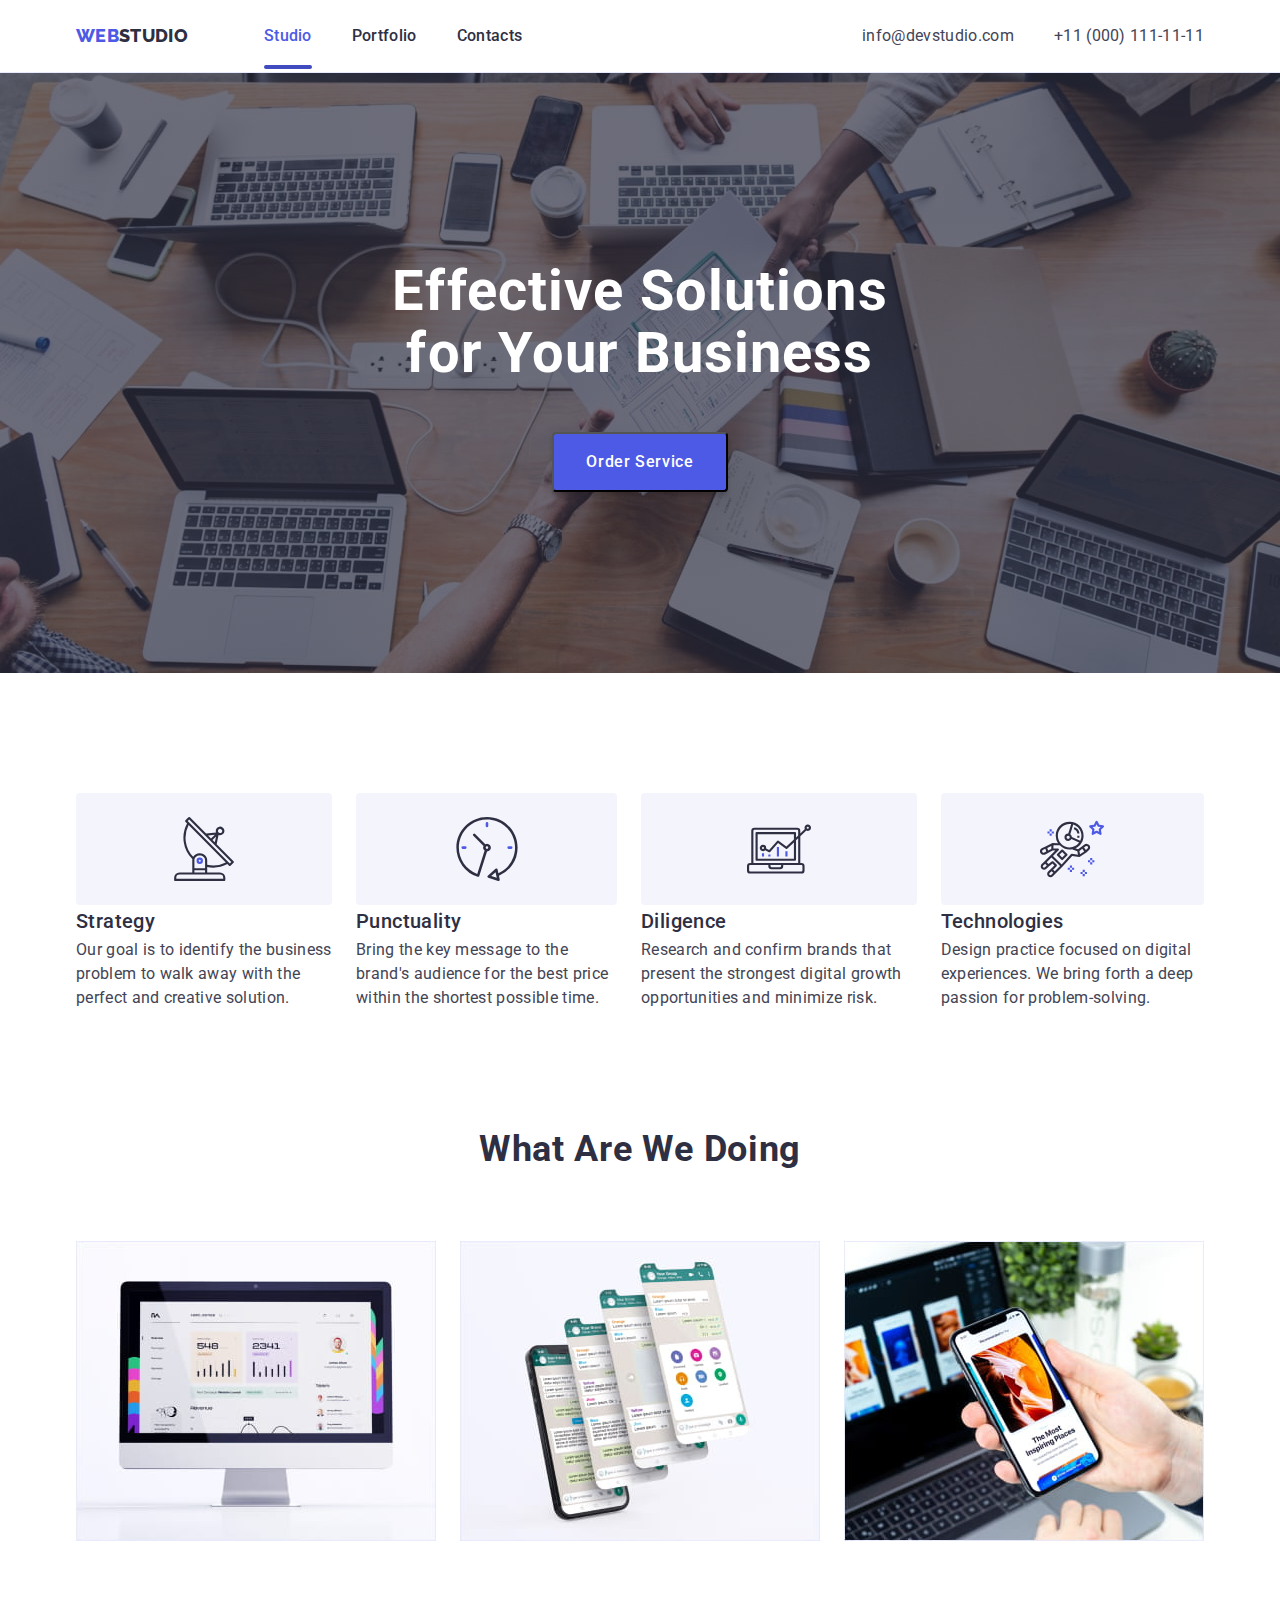
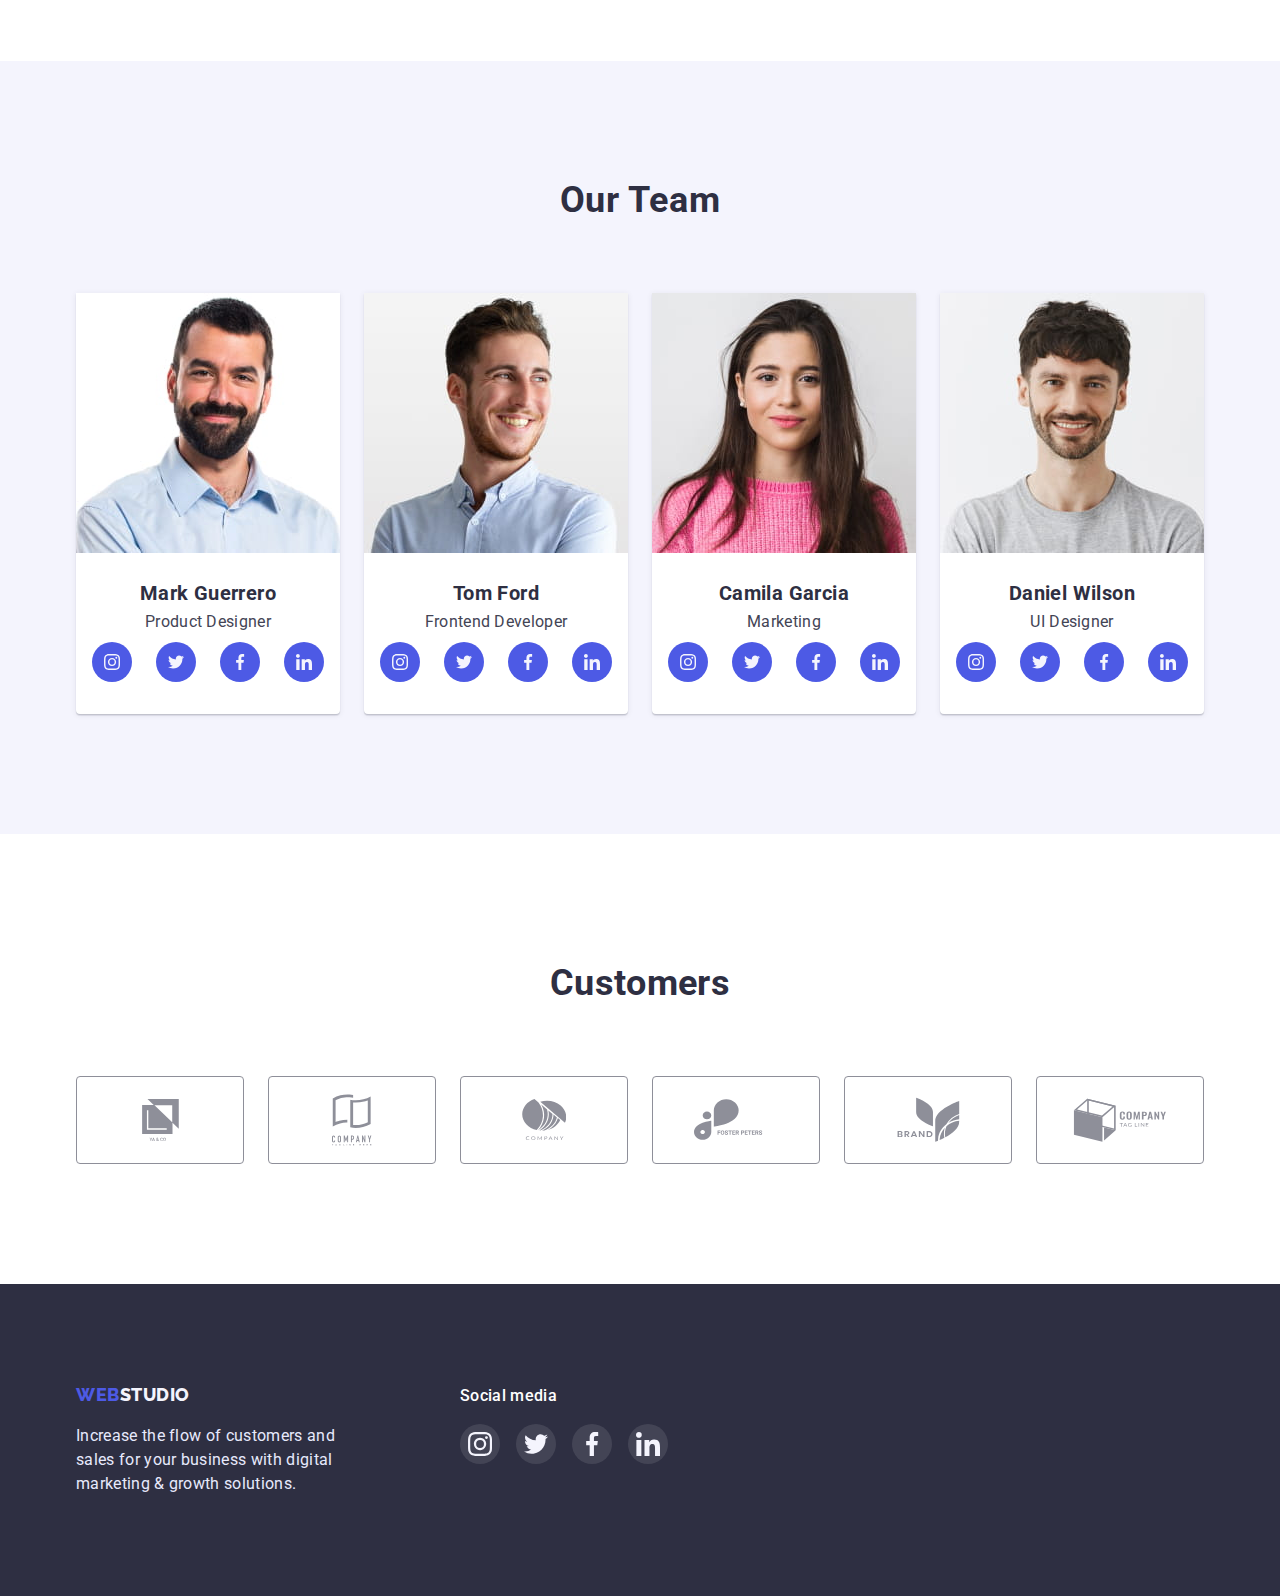
<file: index.html>
<!DOCTYPE html>
<html lang="en">
	<head>
		<meta charset="UTF-8" />
		<meta http-equiv="X-UA-Compatible" content="IE=edge" />
		<meta name="viewport" content="width=device-width, initial-scale=1.0" />
		<title>Main Page</title>
		<link rel="preconnect" href="https://fonts.googleapis.com" />
		<link rel="preconnect" href="https://fonts.gstatic.com" crossorigin />
		<link
			href="https://fonts.googleapis.com/css2?family=Raleway:wght@800&family=Roboto:wght@400;500;700;900&display=swap"
			rel="stylesheet"
		/>
		<link
			rel="stylesheet"
			href="https://cdnjs.cloudflare.com/ajax/libs/modern-normalize/1.0.0/modern-normalize.min.css"
		/>
		<link rel="stylesheet" href="./css/styles.css" />
	</head>

	<body>
		<!-- /* --------------HEADER-------------- */ -->
		<header class="header">
			<div class="container">
				<nav class="header-navigation">
					<a href="./index.html" class="heder-logo link"
						><span class="logo-one">WEB</span><span class="logo-two">STUDIO</span></a
					>
					<ul class="header-list list">
						<li class="heder-item">
							<a href="./index.html" class="header-link current link">Studio</a>
						</li>
						<li class="heder-item">
							<a href="./portfolio.html" class="header-link link">Portfolio</a>
						</li>
						<li class="heder-item">
							<a href="/" class="header-link link">Contacts</a>
						</li>
					</ul>
				</nav>
				<ul class="header-contact list">
					<li class="contact-item">
						<a href="mailto:info@devstudio.com" class="header-mail link">info@devstudio.com</a>
					</li>
					<li class="contact-item">
						<a href="tel:+110001111111" class="header-tel link">+11 (000) 111-11-11</a>
					</li>
				</ul>
			</div>
		</header>
		<main>
			<!-- /* --------------HERO-------------- */ -->
			<section class="hero">
				<div class="container">
					<h1 class="hero-title">Effective Solutions for Your Business</h1>
					<button type="button" class="hero-btn" data-modal-open>Order Service</button>
				</div>
			</section>
			<!-- /* --------------ABOUT-------------- */ -->
			<section class="section about">
				<div class="container">
					<h2 class="visually-hidden">Section</h2>
					<ul class="about-list list">
						<li class="about-item">
							<div class="about-icon">
								<svg width="64" height="64">
									<use href="./images/symbol-defs.svg#icon-antenna"></use>
								</svg>
							</div>
							<h3 class="about-title">Strategy</h3>
							<p class="about-description">
								Our goal is to identify the business problem to walk away with the perfect and creative solution.
							</p>
						</li>
						<li class="about-item">
							<div class="about-icon">
								<svg width="64" height="64">
									<use href="./images/symbol-defs.svg#icon-clock"></use>
								</svg>
							</div>
							<h3 class="about-title">Punctuality</h3>
							<p class="about-description">
								Bring the key message to the brand's audience for the best price within the shortest possible time.
							</p>
						</li>
						<li class="about-item">
							<div class="about-icon">
								<svg width="64" height="64">
									<use href="./images/symbol-defs.svg#icon-diagram"></use>
								</svg>
							</div>
							<h3 class="about-title">Diligence</h3>
							<p class="about-description">
								Research and confirm brands that present the strongest digital growth opportunities and minimize risk.
							</p>
						</li>
						<li class="about-item">
							<div class="about-icon">
								<svg width="64" height="64">
									<use href="./images/symbol-defs.svg#icon-astronaut"></use>
								</svg>
							</div>
							<h3 class="about-title">Technologies</h3>
							<p class="about-description">
								Design practice focused on digital experiences. We bring forth a deep passion for problem-solving.
							</p>
						</li>
					</ul>
				</div>
			</section>
			<!-- /* --------------WORKING-------------- */ -->
			<section class="section working">
				<div class="container">
					<h2 class="working-title">What are we doing</h2>
					<ul class="working-list list">
						<li class="working-item">
							<img src="./images/img1.jpg" alt="computer monitor" width="360" height="300" />
						</li>
						<li class="working-item">
							<img src="./images/img2.jpg" alt="smartphone" width="360" height="300" />
						</li>
						<li class="working-item">
							<img src="./images/img3.jpg" alt="smartphone" width="360" height="300" />
						</li>
					</ul>
				</div>
			</section>
			<!-- /* --------------TEAM-------------- */ -->
			<section class="section team">
				<div class="container">
					<h2 class="team-title">Our Team</h2>
					<ul class="team-list list">
						<li class="team-item">
							<img src="./images/img4.jpg" alt="Mark Guerrero" width="264" height="260" />
							<div class="team-content">
								<h3 class="team-subtitle">Mark Guerrero</h3>
								<p class="team-description">Product Designer</p>
								<ul class="team-social-list list">
									<li class="team-sicial-item">
										<a href="/" class="team-social-link link" target="_blank" rel="noopener noreferrer nofollow"
											><svg class="team-social-icon" width="16" height="16">
												<use href="./images/symbol-defs.svg#icon-instagram"></use>
											</svg>
										</a>
									</li>
									<li class="team-sicial-item">
										<a href="/" class="team-social-link link" target="_blank" rel="noopener noreferrer nofollow"
											><svg class="team-social-icon" width="16" height="16">
												<use href="./images/symbol-defs.svg#icon-twitter"></use>
											</svg>
										</a>
									</li>
									<li class="team-sicial-item">
										<a href="/" class="team-social-link link" target="_blank" rel="noopener noreferrer nofollow"
											><svg class="team-social-icon" width="16" height="16">
												<use href="./images/symbol-defs.svg#icon-facebook"></use>
											</svg>
										</a>
									</li>
									<li class="team-sicial-item">
										<a href="/" class="team-social-link link" target="_blank" rel="noopener noreferrer nofollow"
											><svg class="team-social-icon" width="16" height="16">
												<use href="./images/symbol-defs.svg#icon-linkedin"></use>
											</svg>
										</a>
									</li>
								</ul>
							</div>
						</li>
						<li class="team-item">
							<img src="./images/img5.jpg" alt="Tom Ford" width="264" height="260" />
							<div class="team-content">
								<h3 class="team-subtitle">Tom Ford</h3>
								<p class="team-description">Frontend Developer</p>
								<ul class="team-social-list list">
									<li class="team-sicial-item">
										<a href="/" class="team-social-link link" target="_blank" rel="noopener noreferrer nofollow"
											><svg class="team-social-icon" width="16" height="16">
												<use href="./images/symbol-defs.svg#icon-instagram"></use>
											</svg>
										</a>
									</li>
									<li class="team-sicial-item">
										<a href="/" class="team-social-link link" target="_blank" rel="noopener noreferrer nofollow"
											><svg class="team-social-icon" width="16" height="16">
												<use href="./images/symbol-defs.svg#icon-twitter"></use>
											</svg>
										</a>
									</li>
									<li class="team-sicial-item">
										<a href="/" class="team-social-link link" target="_blank" rel="noopener noreferrer nofollow"
											><svg class="team-social-icon" width="16" height="16">
												<use href="./images/symbol-defs.svg#icon-facebook"></use>
											</svg>
										</a>
									</li>
									<li class="team-sicial-item">
										<a href="/" class="team-social-link link" target="_blank" rel="noopener noreferrer nofollow"
											><svg class="team-social-icon" width="16" height="16">
												<use href="./images/symbol-defs.svg#icon-linkedin"></use>
											</svg>
										</a>
									</li>
								</ul>
							</div>
						</li>
						<li class="team-item">
							<img src="./images/img6.jpg" alt="Camila Garcia" width="264" height="260" />
							<div class="team-content">
								<h3 class="team-subtitle">Camila Garcia</h3>
								<p class="team-description">Marketing</p>
								<ul class="team-social-list list">
									<li class="team-sicial-item">
										<a href="/" class="team-social-link link" target="_blank" rel="noopener noreferrer nofollow"
											><svg class="team-social-icon" width="16" height="16">
												<use href="./images/symbol-defs.svg#icon-instagram"></use>
											</svg>
										</a>
									</li>
									<li class="team-sicial-item">
										<a href="/" class="team-social-link link" target="_blank" rel="noopener noreferrer nofollow"
											><svg class="team-social-icon" width="16" height="16">
												<use href="./images/symbol-defs.svg#icon-twitter"></use>
											</svg>
										</a>
									</li>
									<li class="team-sicial-item">
										<a href="/" class="team-social-link link" target="_blank" rel="noopener noreferrer nofollow"
											><svg class="team-social-icon" width="16" height="16">
												<use href="./images/symbol-defs.svg#icon-facebook"></use>
											</svg>
										</a>
									</li>
									<li class="team-sicial-item">
										<a href="/" class="team-social-link link" target="_blank" rel="noopener noreferrer nofollow"
											><svg class="team-social-icon" width="16" height="16">
												<use href="./images/symbol-defs.svg#icon-linkedin"></use>
											</svg>
										</a>
									</li>
								</ul>
							</div>
						</li>
						<li class="team-item">
							<img src="./images/img7.jpg" alt="Daniel Wilson" width="264" height="260" />
							<div class="team-content">
								<h3 class="team-subtitle">Daniel Wilson</h3>
								<p class="team-description">UI Designer</p>
								<ul class="team-social-list list">
									<li class="team-sicial-item">
										<a href="/" class="team-social-link link" target="_blank" rel="noopener noreferrer nofollow"
											><svg class="team-social-icon" width="16" height="16">
												<use href="./images/symbol-defs.svg#icon-instagram"></use>
											</svg>
										</a>
									</li>
									<li class="team-sicial-item">
										<a href="/" class="team-social-link link" target="_blank" rel="noopener noreferrer nofollow"
											><svg class="team-social-icon" width="16" height="16">
												<use href="./images/symbol-defs.svg#icon-twitter"></use>
											</svg>
										</a>
									</li>
									<li class="team-sicial-item">
										<a href="/" class="team-social-link link" target="_blank" rel="noopener noreferrer nofollow"
											><svg class="team-social-icon" width="16" height="16">
												<use href="./images/symbol-defs.svg#icon-facebook"></use>
											</svg>
										</a>
									</li>
									<li class="team-sicial-item">
										<a href="/" class="team-social-link link" target="_blank" rel="noopener noreferrer nofollow"
											><svg class="team-social-icon" width="16" height="16">
												<use href="./images/symbol-defs.svg#icon-linkedin"></use>
											</svg>
										</a>
									</li>
								</ul>
							</div>
						</li>
					</ul>
				</div>
			</section>
			<!-------------company-------------->
			<section class="section company">
				<div class="container">
					<h2 class="company-title title">Customers</h2>
					<ul class="company-list list">
						<li class="company-item">
							<a href="/" class="company-link link" target="_blank" rel="noopener noreferrer nofollow"
								><svg class="company-icon" width="41" height="42">
									<use href="./images/symbol-defs.svg#icon-group"></use>
								</svg>
							</a>
						</li>
						<li class="company-item">
							<a href="/" class="company-link link" target="_blank" rel="noopener noreferrer nofollow"
								><svg class="company-icon" width="40" height="52">
									<use href="./images/symbol-defs.svg#icon-group1"></use>
								</svg>
							</a>
						</li>
						<li class="company-item">
							<a href="/" class="company-link link" target="_blank" rel="noopener noreferrer nofollow"
								><svg class="company-icon" width="44" height="41">
									<use href="./images/symbol-defs.svg#icon-group2"></use>
								</svg>
							</a>
						</li>
						<li class="company-item">
							<a href="/" class="company-link link" target="_blank" rel="noopener noreferrer nofollow"
								><svg class="company-icon" width="84" height="41">
									<use href="./images/symbol-defs.svg#icon-group3"></use>
								</svg>
							</a>
						</li>
						<li class="company-item">
							<a href="/" class="company-link link" target="_blank" rel="noopener noreferrer nofollow"
								><svg class="company-icon" width="63" height="45">
									<use href="./images/symbol-defs.svg#icon-group4"></use>
								</svg>
							</a>
						</li>
						<li class="company-item">
							<a href="/" class="company-link link" target="_blank" rel="noopener noreferrer nofollow"
								><svg class="company-icon" width="94" height="44">
									<use href="./images/symbol-defs.svg#icon-group5"></use>
								</svg>
							</a>
						</li>
					</ul>
				</div>
			</section>
		</main>
		<!-- /* --------------FOOTER-------------- */ -->
		<footer class="footer">
			<div class="container">
				<div>
					<a href="./index.html" class="footer-logo link"
						><span class="one">WEB</span><span class="two">STUDIO</span></a
					>
					<p class="footer-description">
						Increase the flow of customers and sales for your business with digital marketing & growth solutions.
					</p>
				</div>
				<div>
					<h2 class="footer-title">Social media</h2>
					<ul class="footer-social-list list">
						<li class="footer-sicial-item">
							<a href="/" class="footer-social-link link" target="_blank" rel="noopener noreferrer nofollow"
								><svg class="footer-social-icon" width="24" height="24">
									<use href="./images/symbol-defs.svg#icon-instagram"></use>
								</svg>
							</a>
						</li>
						<li class="footer-sicial-item">
							<a href="/" class="footer-social-link link" target="_blank" rel="noopener noreferrer nofollow"
								><svg class="footer-social-icon" width="24" height="24">
									<use href="./images/symbol-defs.svg#icon-twitter"></use>
								</svg>
							</a>
						</li>
						<li class="footer-sicial-item">
							<a href="/" class="footer-social-link link" target="_blank" rel="noopener noreferrer nofollow"
								><svg class="footer-social-icon" width="24" height="24">
									<use href="./images/symbol-defs.svg#icon-facebook"></use>
								</svg>
							</a>
						</li>
						<li class="footer-sicial-item">
							<a href="/" class="footer-social-link link" target="_blank" rel="noopener noreferrer nofollow"
								><svg class="footer-social-icon" width="24" height="24">
									<use href="./images/symbol-defs.svg#icon-linkedin"></use>
								</svg>
							</a>
						</li>
					</ul>
				</div>
			</div>
		</footer>
		<!-- --------------Modal--------------- -->
		<div class="backdrop is-hidden" data-modal>
			<div class="modal">
				<button class="btn-icon" data-modal-close>
					<svg class="modal-icon" width="8" height="8">
						<use href="./images/symbol-defs.svg#icon-close"></use>
					</svg>
				</button>
			</div>
		</div>

		<script src="./js/modal.js"></script>
	</body>
</html>
</file>
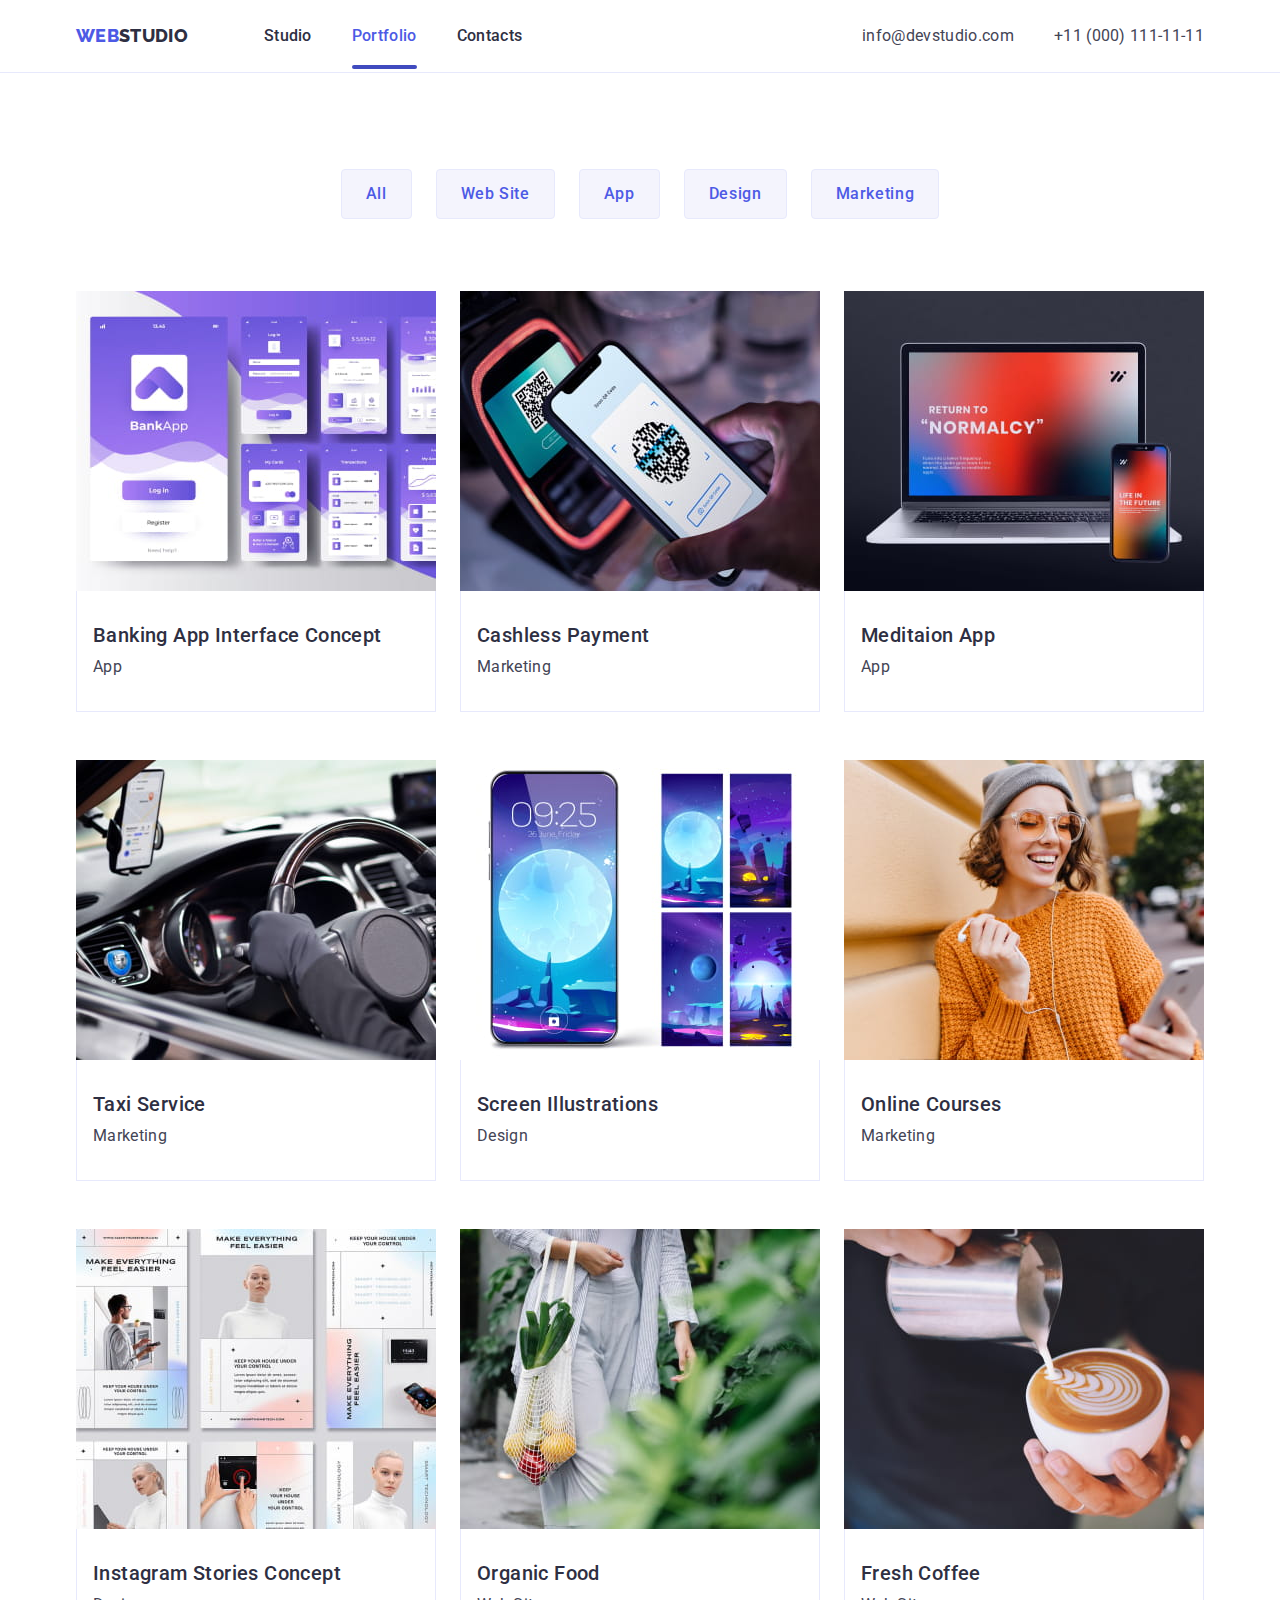
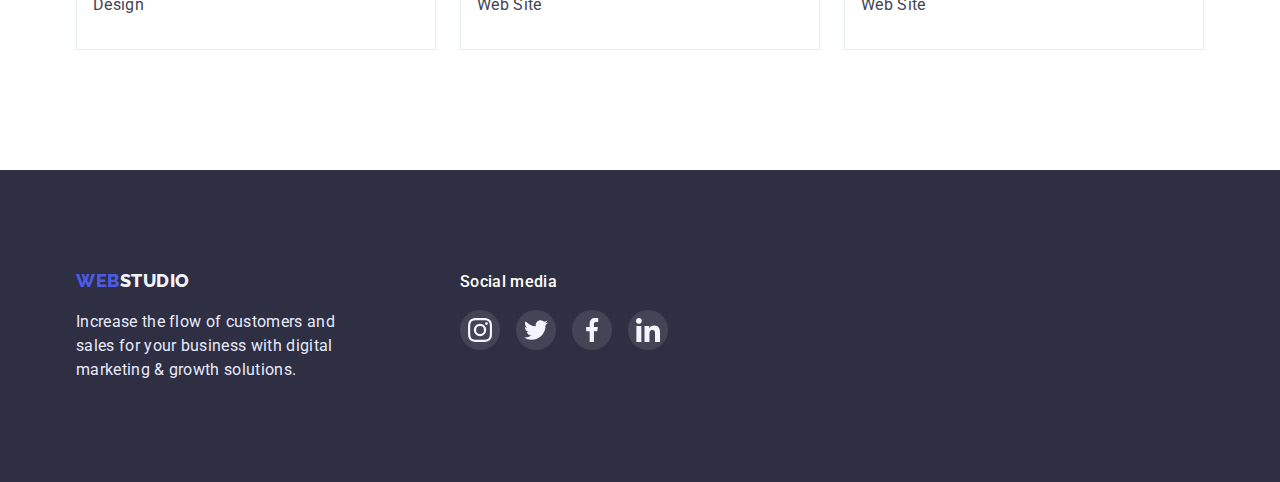
<file: portfolio.html>
<!DOCTYPE html>
<html lang="en">
	<head>
		<meta charset="UTF-8" />
		<meta http-equiv="X-UA-Compatible" content="IE=edge" />
		<meta name="viewport" content="width=device-width, initial-scale=1.0" />
		<title>Portfolio</title>
		<link rel="preconnect" href="https://fonts.googleapis.com" />
		<link rel="preconnect" href="https://fonts.gstatic.com" crossorigin />
		<link
			href="https://fonts.googleapis.com/css2?family=Raleway:wght@800&family=Roboto:wght@400;500;700;900&display=swap"
			rel="stylesheet"
		/>
		<link
			rel="stylesheet"
			href="https://cdnjs.cloudflare.com/ajax/libs/modern-normalize/1.0.0/modern-normalize.min.css"
		/>
		<link rel="stylesheet" href="./css/styles.css" />
	</head>

	<body>
		<!-- /* --------------HEADER-------------- */ -->
		<header class="header">
			<div class="container">
				<nav class="header-navigation">
					<a href="./index.html" class="heder-logo link"
						><span class="logo-one">WEB</span><span class="logo-two">STUDIO</span></a
					>
					<ul class="header-list list">
						<li class="heder-item">
							<a href="./index.html" class="header-link link">Studio</a>
						</li>
						<li class="heder-item">
							<a href="./portfolio.html" class="header-link current link">Portfolio</a>
						</li>
						<li class="heder-item">
							<a href="/" class="header-link link">Contacts</a>
						</li>
					</ul>
				</nav>
				<ul class="header-contact list">
					<li class="contact-item">
						<a href="mailto:info@devstudio.com" class="header-mail link">info@devstudio.com</a>
					</li>
					<li class="contact-item">
						<a href="tel:+110001111111" class="header-tel link">+11 (000) 111-11-11</a>
					</li>
				</ul>
			</div>
		</header>
		<main>
			<!-- /* --------------BENEFITS-------------- */ -->
			<section class="section benefits">
				<div class="container">
					<h1 class="visually-hidden">Section</h1>
					<ul class="btn-list list">
						<li class="btn-item">
							<button type="button" class="btn">All</button>
						</li>
						<li class="btn-item">
							<button type="button" class="btn">Web Site</button>
						</li>
						<li class="btn-item">
							<button type="button" class="btn">App</button>
						</li>
						<li class="btn-item">
							<button type="button" class="btn">Design</button>
						</li>
						<li class="btn-item">
							<button type="button" class="btn">Marketing</button>
						</li>
					</ul>
					<h2 class="visually-hidden">Section</h2>
					<ul class="benefits-list list">
						<li class="benefits-item">
							<a href="/" class="benefits-link link" target="_blank" rel="noopener noreferrer nofollow">
								<div class="benefits-thumb">
									<img src="./images/img8.jpg" alt="Banking" width="360" height="300" />
									<p class="benefits-overlay"
										>14 Stylish and User-Friendly App Design Concepts · Task Manager App · Calorie Tracker App · Exotic
										Fruit Ecommerce App · Cloud Storage App</p
									>
								</div>
								<div class="text">
									<h3 class="benefits-subtitle">Banking App Interface Concept</h3>
									<p class="benefits-description">App</p>
								</div>
							</a>
						</li>
						<li class="benefits-item">
							<a href="/" class="benefits-link link" target="_blank" rel="noopener noreferrer nofollow">
								<div class="benefits-thumb">
									<img src="./images/img9.jpg" alt="Payment" width="360" height="300" />
									<p class="benefits-overlay"
										>14 Stylish and User-Friendly App Design Concepts · Task Manager App · Calorie Tracker App · Exotic
										Fruit Ecommerce App · Cloud Storage App</p
									>
								</div>
								<div class="text">
									<h3 class="benefits-subtitle">Cashless Payment</h3>
									<p class="benefits-description">Marketing</p>
								</div>
							</a>
						</li>
						<li class="benefits-item">
							<a href="/" class="benefits-link link" target="_blank" rel="noopener noreferrer nofollow">
								<div class="benefits-thumb">
									<img src="./images/img10.jpg" alt="Meditaio" width="360" height="300" />
									<p class="benefits-overlay"
										>14 Stylish and User-Friendly App Design Concepts · Task Manager App · Calorie Tracker App · Exotic
										Fruit Ecommerce App · Cloud Storage App</p
									>
								</div>
								<div class="text">
									<h3 class="benefits-subtitle">Meditaion App</h3>
									<p class="benefits-description">App</p>
								</div>
							</a>
						</li>
						<li class="benefits-item">
							<a href="/" class="benefits-link link" target="_blank" rel="noopener noreferrer nofollow">
								<div class="benefits-thumb">
									<img src="./images/img11.jpg" alt="Taxi" width="360" height="300" />
									<p class="benefits-overlay"
										>14 Stylish and User-Friendly App Design Concepts · Task Manager App · Calorie Tracker App · Exotic
										Fruit Ecommerce App · Cloud Storage App</p
									>
								</div>
								<div class="text">
									<h3 class="benefits-subtitle">Taxi Service</h3>
									<p class="benefits-description">Marketing</p>
								</div>
							</a>
						</li>
						<li class="benefits-item">
							<a href="/" class="benefits-link link" target="_blank" rel="noopener noreferrer nofollow">
								<div class="benefits-thumb">
									<img src="./images/img12.jpg" alt="Screen" width="360" height="300" />
									<p class="benefits-overlay"
										>14 Stylish and User-Friendly App Design Concepts · Task Manager App · Calorie Tracker App · Exotic
										Fruit Ecommerce App · Cloud Storage App</p
									>
								</div>
								<div class="text">
									<h3 class="benefits-subtitle">Screen Illustrations</h3>
									<p class="benefits-description">Design</p>
								</div>
							</a>
						</li>
						<li class="benefits-item">
							<a href="/" class="benefits-link link" target="_blank" rel="noopener noreferrer nofollow">
								<div class="benefits-thumb">
									<img src="./images/img13.jpg" alt="Girl" width="360" height="300" />
									<p class="benefits-overlay"
										>14 Stylish and User-Friendly App Design Concepts · Task Manager App · Calorie Tracker App · Exotic
										Fruit Ecommerce App · Cloud Storage App</p
									>
								</div>
								<div class="text">
									<h3 class="benefits-subtitle">Online Courses</h3>
									<p class="benefits-description">Marketing</p>
								</div>
							</a>
						</li>
						<li class="benefits-item">
							<a href="/" class="benefits-link link" target="_blank" rel="noopener noreferrer nofollow">
								<div class="benefits-thumb">
									<img src="./images/img14.jpg" alt="Instagram" width="360" height="300" />
									<p class="benefits-overlay"
										>14 Stylish and User-Friendly App Design Concepts · Task Manager App · Calorie Tracker App · Exotic
										Fruit Ecommerce App · Cloud Storage App</p
									>
								</div>
								<div class="text">
									<h3 class="benefits-subtitle">Instagram Stories Concept</h3>
									<p class="benefits-description">Design</p>
								</div>
							</a>
						</li>
						<li class="benefits-item">
							<a href="/" class="benefits-link link" target="_blank" rel="noopener noreferrer nofollow">
								<div class="benefits-thumb">
									<img src="./images/img15.jpg" alt="Organic" width="360" height="300" />
									<p class="benefits-overlay"
										>14 Stylish and User-Friendly App Design Concepts · Task Manager App · Calorie Tracker App · Exotic
										Fruit Ecommerce App · Cloud Storage App</p
									>
								</div>
								<div class="text">
									<h3 class="benefits-subtitle">Organic Food</h3>
									<p class="benefits-description">Web Site</p>
								</div>
							</a>
						</li>
						<li class="benefits-item">
							<a href="/" class="benefits-link link" target="_blank" rel="noopener noreferrer nofollow">
								<div class="benefits-thumb">
									<img src="./images/img16.jpg" alt="Fresh" width="360" height="300" />
									<p class="benefits-overlay"
										>14 Stylish and User-Friendly App Design Concepts · Task Manager App · Calorie Tracker App · Exotic
										Fruit Ecommerce App · Cloud Storage App</p
									>
								</div>
								<div class="text">
									<h3 class="benefits-subtitle">Fresh Coffee</h3>
									<p class="benefits-description">Web Site</p>
								</div>
							</a>
						</li>
					</ul>
				</div>
			</section>
		</main>
		<!-- /* --------------FOOTER-------------- */ -->
		<footer class="footer">
			<div class="container">
				<div>
					<a href="./index.html" class="footer-logo link"
						><span class="one">WEB</span><span class="two">STUDIO</span></a
					>
					<p class="footer-description">
						Increase the flow of customers and sales for your business with digital marketing & growth solutions.
					</p>
				</div>
				<div>
					<h2 class="footer-title">Social media</h2>
					<ul class="footer-social-list list">
						<li class="footer-sicial-item">
							<a href="/" class="footer-social-link link" target="_blank" rel="noopener noreferrer nofollow"
								><svg class="footer-social-icon" width="24" height="24">
									<use href="./images/symbol-defs.svg#icon-instagram"></use>
								</svg>
							</a>
						</li>
						<li class="footer-sicial-item">
							<a href="/" class="footer-social-link link" target="_blank" rel="noopener noreferrer nofollow"
								><svg class="footer-social-icon" width="24" height="24">
									<use href="./images/symbol-defs.svg#icon-twitter"></use>
								</svg>
							</a>
						</li>
						<li class="footer-sicial-item">
							<a href="/" class="footer-social-link link" target="_blank" rel="noopener noreferrer nofollow"
								><svg class="footer-social-icon" width="24" height="24">
									<use href="./images/symbol-defs.svg#icon-facebook"></use>
								</svg>
							</a>
						</li>
						<li class="footer-sicial-item">
							<a href="/" class="footer-social-link link" target="_blank" rel="noopener noreferrer nofollow"
								><svg class="footer-social-icon" width="24" height="24">
									<use href="./images/symbol-defs.svg#icon-linkedin"></use>
								</svg>
							</a>
						</li>
					</ul>
				</div>
			</div>
		</footer>
		<script src="./js/modal.js"></script>
	</body>
</html>
</file>
<file: css/styles.css>
:root {
	--primary-text-bg-color: #2e2f42;
	--hero-title-text-color: #ffffff;
	--primary-bg-color: #ffffff;
	--description-tel-mail-color: #434455;
	--primary-border-color: #e7e9fc;
	--bg-btn-foot-color: #f4f4fd;
	--accent-color: #4d5ae5;
	--accent-color-2: #404bbf;
	--secondaty-font: "Raleway", sans-serif;
}

h1,
h2,
h3,
h4,
h5,
p {
	margin: 0;
}

ul {
	margin: 0;
	padding: 0;
}

img {
	display: block;
	max-width: 100%;
	height: auto;
}

body {
	background-color: var(--primary-bg-color);
	font-family: "Roboto", sans-serif;
	font-weight: 400;
	font-size: 16px;
	line-height: 1.5;
	letter-spacing: 0.02em;
	color: var(--primary-text-bg-color);
}

.visually-hidden {
	position: absolute;
	width: 1px;
	height: 1px;
	margin: -1px;
	border: 0;
	padding: 0;
	white-space: nowrap;
	clip-path: inset(100%);
	clip: rect(0 0 0 0);
	overflow: hidden;
}

.list {
	list-style: none;
}

.link {
	text-decoration: none;
}

.container {
	width: 1158px;
	margin: 0 auto;
	padding: 0 15px;
}

.section {
	padding: 120px 0;
}

/* ---------HEADER----------- */

.header {
	border-bottom: 1px solid var(--primary-border-color);
}

.header .container {
	display: flex;
	align-items: center;
}

.header-navigation {
	display: flex;
	align-items: center;
}

.heder-logo {
	padding: 24px 0;

	font-family: var(--secondaty-font);
	font-weight: 800;
	font-size: 18px;
	line-height: 1.33;
}

.logo-one {
	color: var(--accent-color);
}

.logo-two {
	color: var(--primary-text-bg-color);
}

.heder-logo:focus {
	color: var(--accent-color);
}

.header-list {
	display: flex;
	margin-left: 76px;
	gap: 40px;
}
/* .heder-item:not(:first-child) {
  margin-left: 40px;
} */

.header-link {
	padding: 24px 0;
	font-weight: 500;
	color: var(--primary-text-bg-color);

	position: relative;

	transition: color 250ms cubic-bezier(0.4, 0, 0.2, 1);
}

.current::after {
	content: "";
	display: block;
	min-width: 100%;
	height: 4px;

	position: absolute;
	bottom: 0;
	left: 0;

	background-color: var(--accent-color-2);
	border-radius: 2px;
}

.header-contact {
	display: flex;
	margin-left: auto;
}

.contact-item:not(:first-child) {
	margin-left: 40px;
}

.header-tel,
.header-mail {
	padding: 24px 0;

	font-weight: 400;
	color: var(--description-tel-mail-color);

	transition: color 250ms cubic-bezier(0.4, 0, 0.2, 1);
}

.header-contact .link:is(:hover, :focus),
.header-link:is(:hover, :focus) {
	color: var(--accent-color);
}

.header-link.current {
	color: var(--accent-color);
}

/* -----------HERO-------------- */

.hero {
	padding: 188px 0;

	max-width: 1440px;
	height: 600px;
	margin-left: auto;
	margin-right: auto;
	background-image: radial-gradient(rgba(46, 47, 66, 0.7), rgba(46, 47, 66, 0.7)), url("../images/peopleoffice.jpg");
	background-repeat: no-repeat;
	background-position: center;
	background-size: cover;

	background-color: var(--primary-text-bg-color);
}

.hero .container {
	display: flex;
	flex-direction: column;
	align-items: center;
}

.hero-title {
	margin-bottom: 48px;
	max-width: 496px;
	text-align: center;

	font-size: 56px;
	line-height: 1.1;
	letter-spacing: 0.02em;
	color: var(--hero-title-text-color);
}

.hero-btn {
	background: var(--accent-color);
	box-shadow: 0px 4px 4px rgba(0, 0, 0, 0.15);
	border-radius: 4px;
	padding: 16px 32px;

	font-family: inherit;
	font-weight: 500;
	font-size: 16px;
	line-height: 1.5;
	letter-spacing: 0.04em;
	color: var(--hero-title-text-color);
	cursor: pointer;

	transition: background-color 250ms cubic-bezier(0.4, 0, 0.2, 1);
}

.hero-btn:is(:hover, :focus) {
	background-color: var(--accent-color-2);
}

/* --------------ABOUT-------------- */

.about {
	padding-bottom: 0;
}

.about-list {
	display: flex;
	gap: 24px;
}

.about-icon {
	display: flex;
	align-items: center;
	justify-content: center;

	width: 100%;
	height: 112px;
	margin-bottom: 8px;

	background-color: var(--bg-btn-foot-color);
	border-radius: 4px;
}

.about-item {
	width: calc((100%-72px) / 4);
}

/* .about-item:nth-child(-n + 3) {
  margin-right: 24px;
} */

.about-title {
	margin-bottom: 8px;

	font-size: 20px;
	line-height: 0.83;
	letter-spacing: 0.02em;
	font-weight: 500;
}

.about-description {
	font-weight: 400;
	color: var(--description-tel-mail-color);
}

/* --------------WORKING-------------- */

.working {
	text-align: center;
}

.working-title {
	margin-bottom: 72px;

	font-size: 36px;
	line-height: 1.1;
	letter-spacing: 0.02em;
	text-transform: capitalize;
	font-weight: 700;
}

.working-list {
	display: flex;
	gap: 24px;
}

.working-list .container {
	background: linear-gradient(0deg, rgba(77, 90, 229, 0.1), rgba(77, 90, 229, 0.1));
	background-blend-mode: soft-light, normal;
	border: 1px solid var(--primary-border-color);
}

.working-item {
	width: calc((100%-48px) / 3);
	max-width: 360px;
}

/* .working-item:nth-child(-n + 2) {
  margin-right: 24px;
} */

/* --------------TEAM-------------- */

.team {
	background-color: var(--bg-btn-foot-color);
}

.team-title {
	margin-bottom: 72px;

	font-size: 36px;
	line-height: 1.11;
	text-align: center;
	letter-spacing: 0.02em;
	font-weight: 700;
	text-transform: capitalize;
	color: var(--primary-text-bg-color);
}

.team-list {
	display: flex;
	flex-wrap: wrap;
	/* якщо добавиться контент */
	gap: 24px;
}

.team-item {
	width: calc((100%-72px) / 4);
	max-width: 264px;

	background: var(--primary-bg-color);
	box-shadow: 0px 1px 6px rgba(46, 47, 66, 0.08), 0px 1px 1px rgba(46, 47, 66, 0.16), 0px 2px 1px rgba(46, 47, 66, 0.08);
	border-radius: 0px 0px 4px 4px;
}

/* .team-item:nth-child(-n + 3) {
  margin-right: 24px;
} */

.team-content {
	text-align: center;
	padding: 32px 0;
}

.team-subtitle {
	margin-bottom: 8px;

	font-size: 20px;
	line-height: 0.83;
	letter-spacing: 0.02em;
}

.team-description {
	font-weight: 400;
	color: var(--description-tel-mail-color);

	margin-bottom: 8px;
}

.team-social-list {
	display: flex;
	justify-content: center;
	gap: 24px;
}

.team-sicial-item {
	width: 40px;
	height: 40px;
}

.team-social-link {
	display: flex;
	align-items: center;
	justify-content: center;

	width: 100%;
	height: 100%;
	border-radius: 50%;
	background-color: var(--accent-color);

	transition: background-color 250ms cubic-bezier(0.4, 0, 0.2, 1);
}

.team-social-link:is(:hover, :focus) {
	background-color: var(--accent-color-2);
}

/* -------------company------------- */

.company {
	padding-top: 130px;
}

.company-title {
	margin-bottom: 72px;

	font-weight: 700;
	font-size: 36px;
	line-height: 1.11;
	text-align: center;
	color: var(--primary-text-bg-color);
}

.company-list {
	display: flex;
	gap: 24px;
}

.company-item {
	width: 168px;
	height: 88px;
}

.company-link {
	display: flex;
	align-items: center;
	justify-content: center;

	border: 1px solid #8e8f99;
	border-radius: 4px;
	width: 100%;
	height: 100%;

	color: #8e8f99;

	transition: border-color 250ms cubic-bezier(0.4, 0, 0.2, 1), color 250ms cubic-bezier(0.4, 0, 0.2, 1);
}

.company-icon {
	fill: currentColor;
}

.company-link:is(:hover, :focus) {
	border-color: var(--accent-color-2);
	color: var(--accent-color-2);
}

/* ----------FOOTER---------- */

.footer {
	padding: 100px 0;

	background-color: var(--primary-text-bg-color);
}

.footer .container {
	display: flex;
	gap: 120px;
}

.footer-logo {
	display: block;
	margin-bottom: 16px;
}

.footer-logo .one,
.footer-logo .two {
	font-family: var(--secondaty-font);
	font-weight: 800;
	font-size: 18px;
	line-height: 1.2;
	letter-spacing: 0.03em;
	text-transform: uppercase;
}

.footer-logo .one {
	color: var(--accent-color);
}

.footer-logo .two {
	color: var(--bg-btn-foot-color);
}

.footer-logo:focus {
	color: var(--accent-color-2);
}

.footer-description {
	max-width: 264px;

	color: var(--primary-border-color);
}

.footer-title {
	margin-bottom: 16px;

	font-weight: 500;
	font-size: 16px;
	line-height: 1.5;
	color: var(--hero-title-text-color);
}

.footer-social-list {
	display: flex;
	gap: 16px;
}

.footer-sicial-item {
	width: 40px;
	height: 40px;
}

.footer-social-link {
	display: flex;
	align-items: center;
	justify-content: center;
	width: 100%;
	height: 100%;
	border-radius: 50%;

	background-color: rgba(255, 255, 255, 0.1);

	transition: background-color 250ms cubic-bezier(0.4, 0, 0.2, 1);
}

.footer-social-link:is(:hover, :focus) {
	background-color: rgb(49, 208, 170);
}

/* --------------Modal--------------- */

.backdrop {
	position: fixed;
	top: 0;
	left: 0;
	width: 100%;
	height: 100%;
	background-color: rgba(46, 47, 66, 0.4);

	transition: opacity 250ms cubic-bezier(0.4, 0, 0.2, 1);
}

.backdrop.is-hidden {
	opacity: 0;
	pointer-events: none;
}

.modal {
	display: flex;
	justify-content: flex-end;

	padding: 24px;

	min-width: 408px;
	min-height: 576px;
	border-radius: 4px;
	background-color: #fcfcfc;
	box-shadow: 0px 1px 1px rgba(0, 0, 0, 0.14), 0px 1px 3px rgba(0, 0, 0, 0.12), 0px 2px 1px rgba(0, 0, 0, 0.2);

	position: absolute;
	top: 50%;
	left: 50%;
	transform: translate(-50%, -50%);
}

.btn-icon {
	display: flex;
	align-items: center;
	justify-content: center;

	width: 24px;
	height: 24px;
	border-radius: 50%;

	background-color: #e7e9fc;
	border: 1px solid rgba(0, 0, 0, 0.1);
	color: rgb(0, 0, 0);

	cursor: pointer;

	transition: background-color 250ms cubic-bezier(0.4, 0, 0.2, 1);
}

.btn-icon:is(:hover, :focus) {
	border: none;
	background-color: var(--accent-color-2);
	color: var(--hero-title-text-color);
}

.modal-icon {
	fill: currentColor;

	transition: color 250ms cubic-bezier(0.4, 0, 0.2, 1);
}

/* --------------Page 2------------ */

/* --------------BENEFITS-------------- */

.benefits {
	padding-top: 96px;
}

/* ----------Меню кнопок------- */

.btn-list {
	display: flex;
	justify-content: center;
	gap: 24px;

	margin-bottom: 72px;
}

/* .btn-list .btn-item + .btn-item {
  margin-left: 24px;
} */

.btn {
	padding: 12px 24px;

	background-color: var(--bg-btn-foot-color);
	border-radius: 4px;
	border: 1px solid var(--primary-border-color);

	font-family: inherit;
	font-weight: 500;
	font-size: 16px;
	line-height: 1.5;
	letter-spacing: 0.04em;
	color: var(--accent-color);

	cursor: pointer;

	transition: background-color 250ms cubic-bezier(0.4, 0, 0.2, 1), color 250ms cubic-bezier(0.4, 0, 0.2, 1),
		border-color 250ms cubic-bezier(0.4, 0, 0.2, 1), box-shadow 250ms cubic-bezier(0.4, 0, 0.2, 1);
}

.btn:is(:hover, :focus) {
	background-color: var(--accent-color-2);
	border-color: var(--accent-color-2);
	box-shadow: 0px 3px 1px rgba(0, 0, 0, 0.1), 0px 2px 1px rgba(0, 0, 0, 0.08), 0px 2px 2px rgba(0, 0, 0, 0.12);
	color: var(--hero-title-text-color);
}

/* ----------Картки послуг------- */

.benefits-list {
	display: flex;
	flex-wrap: wrap;
	gap: 48px;
	column-gap: 24px;
}

.benefits-item {
	width: calc((100%-48px) / 3);
	max-width: 360px;
}

.benefits-item:nth-last-child(-n + 3) {
	margin-bottom: 0px;
}

.benefits-link {
   display: block;
   
	color: inherit;

	transition: box-shadow 250ms cubic-bezier(0.4, 0, 0.2, 1);
}

.benefits-link:hover {
	box-shadow: 0px 1px 6px rgba(46, 47, 66, 0.08), 0px 1px 1px rgba(46, 47, 66, 0.16), 0px 2px 1px rgba(46, 47, 66, 0.08);
}

.benefits-thumb {
	overflow: hidden;
	position: relative;
}

.benefits-overlay {
	padding: 40px 32px 164px;

	color: var(--bg-btn-foot-color);
	background-color: var(--accent-color);

	position: absolute;
	top: 0;
	left: 0;
	width: 100%;
	height: 100%;

	transform: translateY(100%);

	transition: transform 250ms cubic-bezier(0.4, 0, 0.2, 1), opacity 250ms cubic-bezier(0.4, 0, 0.2, 1);
}

.benefits-link:hover .benefits-overlay {
	transform: translateY(0);
	opacity: 0.9;
}

/* .benefits-item:nth-child(3n) {
  margin-right: 0;
} */

.benefits-item .text {
	padding: 32px 16px;
	border: 1px solid var(--primary-border-color);
	border-top: none;
}

.benefits-item .text:hover {
	border: 0.5px solid var(--primary-border-color);
	border-top: none;
}

.benefits-subtitle {
	margin-bottom: 8px;

	font-weight: 500;
	font-size: 20px;
	line-height: 1.2;
	letter-spacing: 0.02em;
}

.benefits-description {
	font-weight: 400;
	color: var(--description-tel-mail-color);
}
</file>
